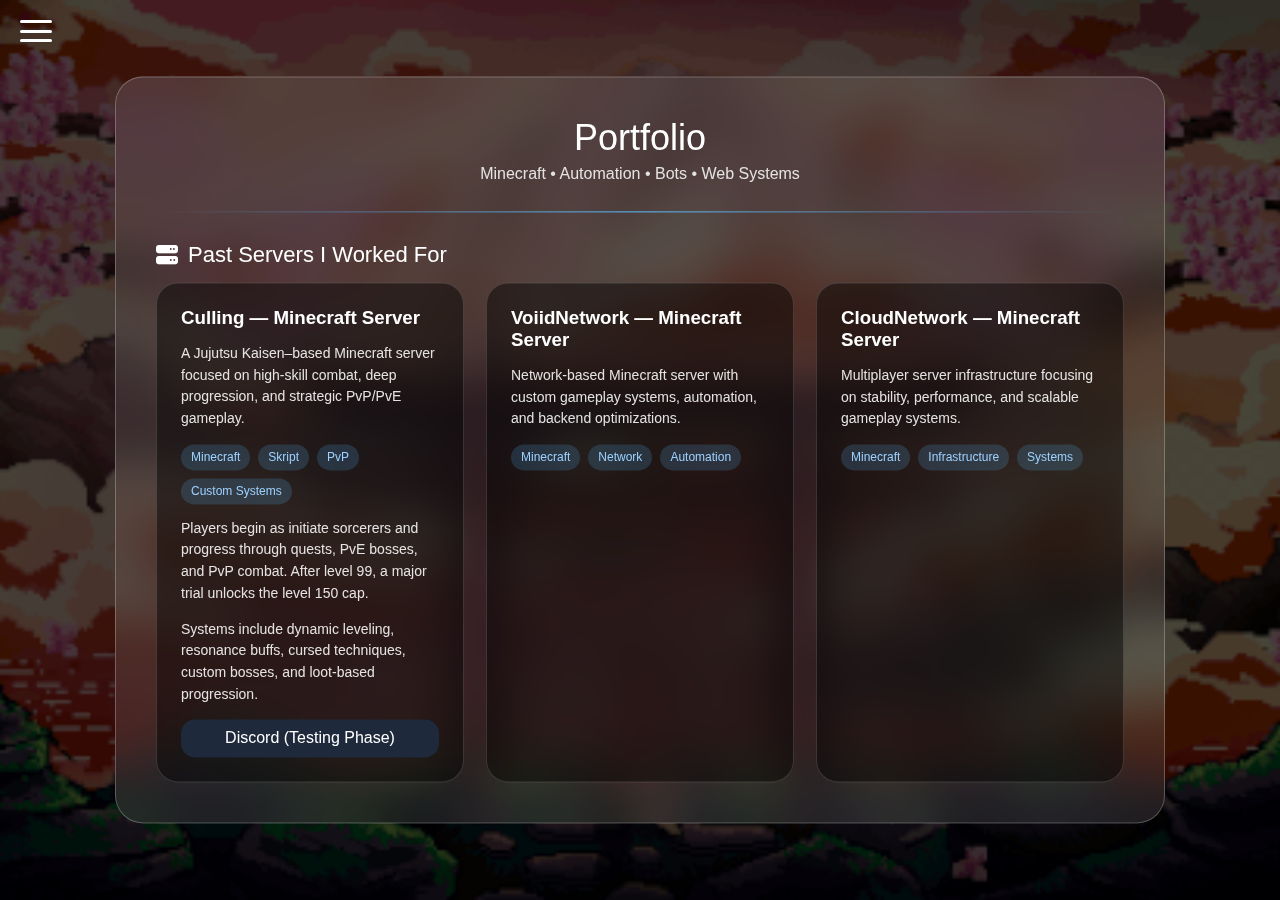
<file: portfolio/index.html>
<!DOCTYPE html>
<html lang="en">
<head>
<meta charset="UTF-8">
<title>Portfolio | Justanother_game</title>

<link rel="stylesheet" href="https://cdnjs.cloudflare.com/ajax/libs/font-awesome/6.5.2/css/all.min.css"/>

<style>
*{box-sizing:border-box}

body{
    margin:0;
    height:100vh;
    font-family:Arial,Helvetica,sans-serif;
    background:url("../background.gif") no-repeat center center fixed;
    background-size:cover;
    overflow:hidden;
    color:#fff
}

.overlay{position:absolute;inset:0;background:rgba(0,0,0,.72)}

.hamburger{
    position:fixed;top:20px;left:20px;
    width:32px;height:22px;
    display:flex;flex-direction:column;
    justify-content:space-between;
    cursor:pointer;z-index:3000
}
.hamburger span{height:3px;width:100%;background:#fff;border-radius:2px;transition:.3s}
.hamburger.active span:nth-child(1){transform:translateY(9px) rotate(45deg)}
.hamburger.active span:nth-child(2){opacity:0}
.hamburger.active span:nth-child(3){transform:translateY(-9px) rotate(-45deg)}

.sidebar-overlay{
    position:fixed;inset:0;
    background:rgba(0,0,0,.55);
    opacity:0;pointer-events:none;
    transition:.3s;z-index:1999
}
.sidebar-overlay.show{opacity:1;pointer-events:all}

.sidebar{
    position:fixed;top:0;left:0;
    width:270px;height:100%;
    background:linear-gradient(180deg,#060b12,#020509);
    transform:translateX(-100%);
    transition:.35s cubic-bezier(.4,0,.2,1);
    z-index:2000;padding:28px 22px
}
.sidebar.show{transform:translateX(0)}

.sidebar-profile{text-align:center;margin-bottom:28px}
.sidebar-profile img{
    width:90px;height:90px;border-radius:50%;
    border:3px solid rgba(255,255,255,.25)
}
.sidebar-profile h2{margin:14px 0 4px;font-size:20px}

.sidebar-menu{display:flex;flex-direction:column;gap:18px}
.sidebar-menu a{
    display:flex;align-items:center;gap:14px;
    color:#d6e1ff;text-decoration:none;
    font-size:15px;opacity:.9
}
.sidebar-menu a:hover{color:#5bbcff}

/* CONTENT */
.content{
    position:absolute;
    top:50%;left:50%;
    transform:translate(-50%,-50%);
    width:1050px;max-width:92vw
}

.card{
    background:rgba(255,255,255,.09);
    backdrop-filter:blur(24px);
    border:1px solid rgba(255,255,255,.25);
    border-radius:28px;
    padding:40px
}

.title{text-align:center;font-size:36px;margin-bottom:6px}
.subtitle{text-align:center;opacity:.85;margin-bottom:28px}

.section-title{
    font-size:22px;
    margin:30px 0 14px;
    display:flex;
    align-items:center;
    gap:10px
}

.divider{
    height:1px;
    background:linear-gradient(90deg,transparent,#5bbcff,transparent);
    margin:26px 0
}

.grid{
    display:grid;
    grid-template-columns:repeat(auto-fit,minmax(280px,1fr));
    gap:22px
}

.box{
    background:rgba(0,0,0,.45);
    border-radius:22px;
    padding:24px;
    border:1px solid rgba(255,255,255,.15)
}

.box h3{margin:0 0 8px}
.box p{font-size:14px;opacity:.88;line-height:1.55}

.tags{display:flex;gap:8px;flex-wrap:wrap;margin:14px 0}
.tag{
    font-size:12px;
    padding:6px 10px;
    border-radius:999px;
    background:rgba(91,188,255,.18);
    color:#9dd1ff
}

.box a{
    display:block;
    margin-top:12px;
    text-align:center;
    padding:10px;
    border-radius:14px;
    background:#1e293b;
    color:#fff;
    text-decoration:none
}
.box a:hover{background:#334155}
</style>
</head>

<body>

<div class="overlay"></div>

<div class="hamburger" id="hamburger"><span></span><span></span><span></span></div>
<div class="sidebar-overlay" id="sidebarOverlay"></div>

<div class="sidebar" id="sidebar">
    <div class="sidebar-profile">
        <img src="../pfp.png">
        <h2>Justanother_game</h2>
    </div>

    <div class="sidebar-menu">
        <a href="/Home/"><i class="fa-solid fa-house"></i> Home</a>
        <a href="/Home/portfolio/"><i class="fa-solid fa-briefcase"></i> Portfolio</a>
        <a href="#"><i class="fa-solid fa-code"></i> Skills</a>
        <a href="https://bgsi.ascyt.com"><i class="fa-solid fa-globe"></i> bgsi.gg</a>
        <a href="https://github.com/Youngblock2k"><i class="fa-brands fa-github"></i> GitHub</a>
    </div>
</div>

<div class="content">
<div class="card">

<div class="title">Portfolio</div>
<div class="subtitle">Minecraft • Automation • Bots • Web Systems</div>

<div class="divider"></div>

<div class="section-title"><i class="fa-solid fa-server"></i> Past Servers I Worked For</div>

<div class="grid">

<div class="box">
    <h3>Culling — Minecraft Server</h3>
    <p>
        A Jujutsu Kaisen–based Minecraft server focused on high-skill combat,
        deep progression, and strategic PvP/PvE gameplay.
    </p>

    <div class="tags">
        <span class="tag">Minecraft</span>
        <span class="tag">Skript</span>
        <span class="tag">PvP</span>
        <span class="tag">Custom Systems</span>
    </div>

    <p>
        Players begin as initiate sorcerers and progress through quests, PvE bosses,
        and PvP combat. After level 99, a major trial unlocks the level 150 cap.
    </p>

    <p>
        Systems include dynamic leveling, resonance buffs, cursed techniques,
        custom bosses, and loot-based progression.
    </p>

    <a href="https://discord.gg/fAxYM4ECzc">Discord (Testing Phase)</a>
</div>

<div class="box">
    <h3>VoiidNetwork — Minecraft Server</h3>
    <p>
        Network-based Minecraft server with custom gameplay systems,
        automation, and backend optimizations.
    </p>

    <div class="tags">
        <span class="tag">Minecraft</span>
        <span class="tag">Network</span>
        <span class="tag">Automation</span>
    </div>
</div>

<div class="box">
    <h3>CloudNetwork — Minecraft Server</h3>
    <p>
        Multiplayer server infrastructure focusing on stability,
        performance, and scalable gameplay systems.
    </p>

    <div class="tags">
        <span class="tag">Minecraft</span>
        <span class="tag">Infrastructure</span>
        <span class="tag">Systems</span>
    </div>
</div>

</div>

</div>
</div>

<script>
const h=document.getElementById("hamburger"),
s=document.getElementById("sidebar"),
o=document.getElementById("sidebarOverlay");
function t(){h.classList.toggle("active");s.classList.toggle("show");o.classList.toggle("show")}
h.onclick=t;o.onclick=t
</script>

</body>
</html>
</file>
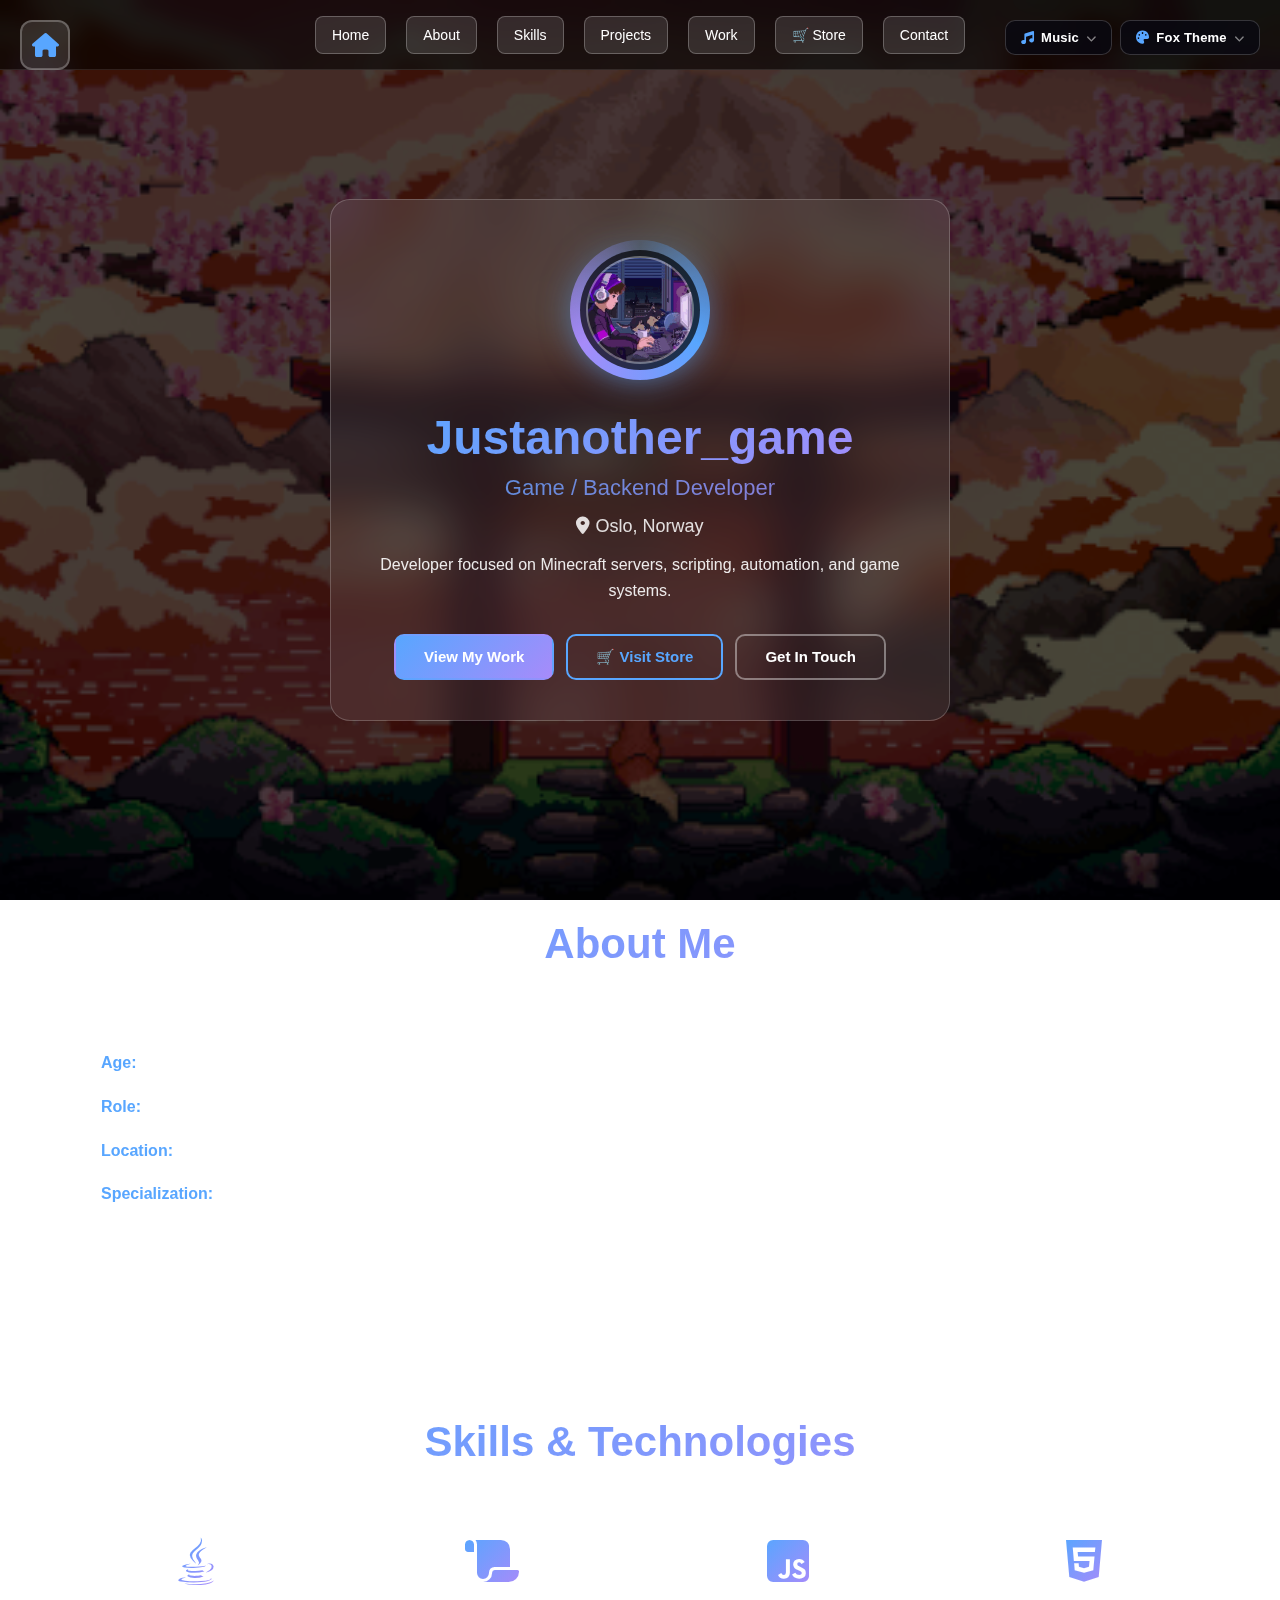
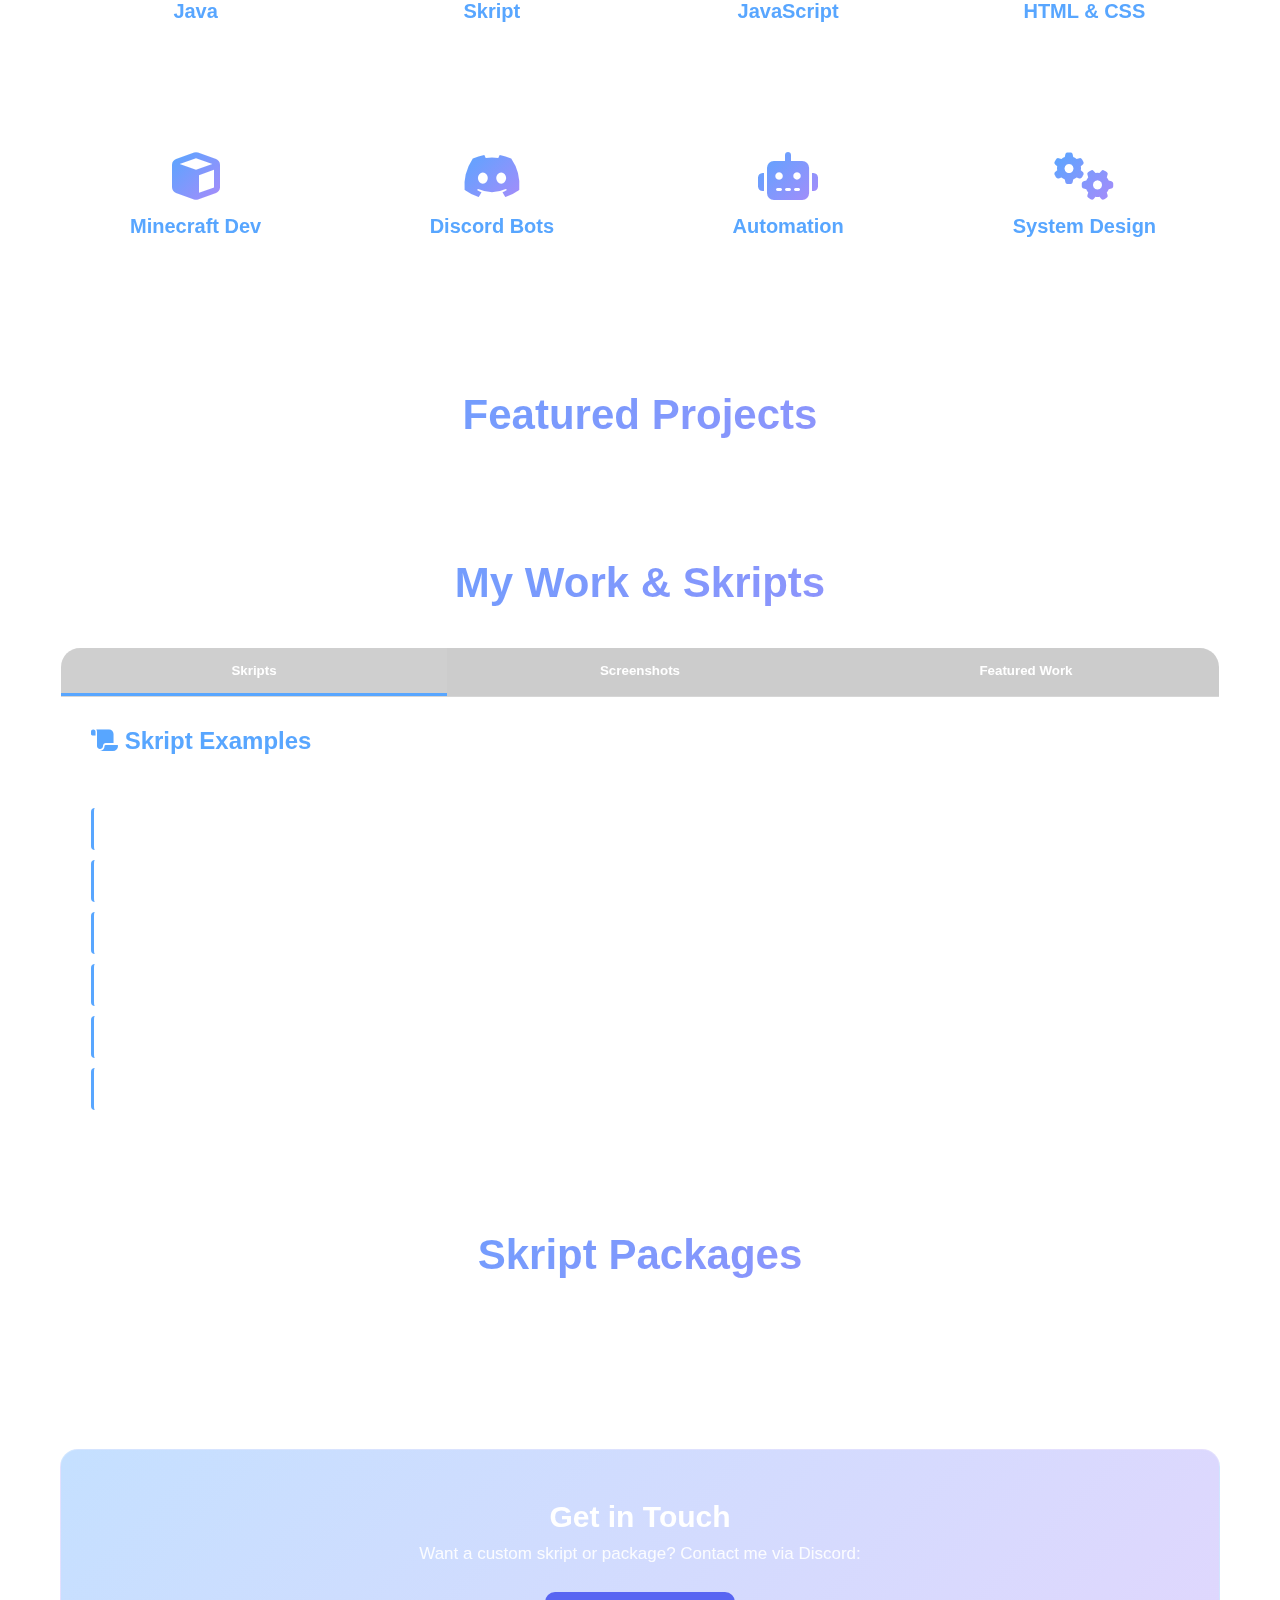
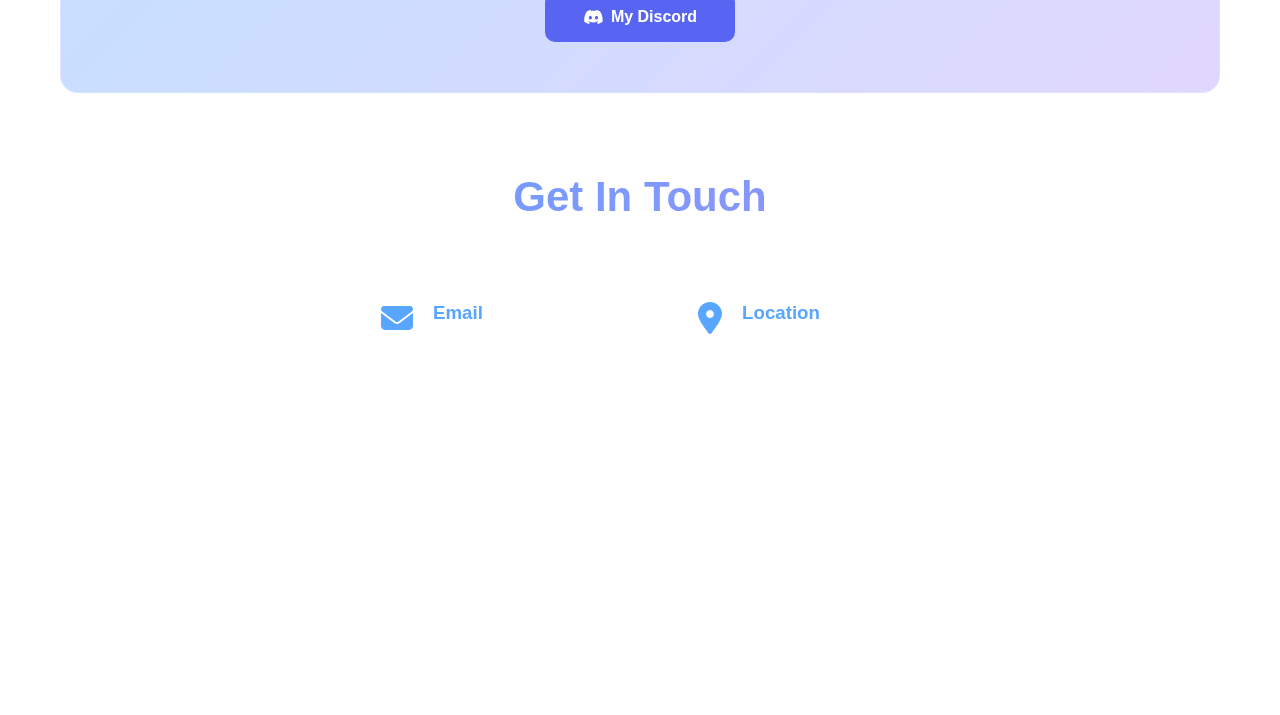
<file: Portfolio.html>
<!DOCTYPE html>
<html lang="en">
<head>
    <meta charset="UTF-8">
    <meta name="viewport" content="width=device-width, initial-scale=1.0">
    <title>Portfolio | Justanother_game</title>
    <link rel="stylesheet" href="https://cdnjs.cloudflare.com/ajax/libs/font-awesome/6.5.2/css/all.min.css"/>
    <link rel="stylesheet" type="text/css" href="style.css">
</head>
<body>
    <div class="overlay"></div>

    <!-- Logo/Home Button Top Left -->
    <div class="logo-container">
        <a href="#home" class="logo-btn" title="Back to Home">
            <i class="fas fa-home"></i>
        </a>
    </div>

    <!-- Top Right Controls -->
    <div class="top-right-controls">

        <!-- Music Player -->
        <div class="music-container">
            <button class="music-toggle-btn" id="musicToggleBtn" title="Music Player">
                <i class="fas fa-music"></i>
                <span id="musicLabel">Music</span>
                <i class="fas fa-chevron-down"></i>
            </button>
            <div class="music-dropdown" id="musicDropdown">

                <!-- Now Playing -->
                <div class="music-now-playing">
                    <div class="music-icon-wrap"><i class="fas fa-music"></i></div>
                    <div class="music-info">
                        <span class="music-track-name" id="musicTrackName">No track loaded</span>
                        <span class="music-track-status" id="musicTrackStatus">Stopped</span>
                    </div>
                </div>

                <!-- Controls row: prev | play/pause | next -->
                <div class="music-controls-row">
                    <button class="music-ctrl-btn" id="musicPrev"><i class="fas fa-step-backward"></i></button>
                    <button class="music-ctrl-btn music-ctrl-play" id="musicPlay"><i class="fas fa-play"></i></button>
                    <button class="music-ctrl-btn" id="musicNext"><i class="fas fa-step-forward"></i></button>
                </div>

                <!-- Volume row -->
                <div class="music-vol-row">
                    <i class="fas fa-volume-down music-vol-icon"></i>
                    <input type="range" id="musicVolume" class="music-vol-slider" min="0" max="100" value="60">
                    <i class="fas fa-volume-up music-vol-icon"></i>
                </div>

                <!-- Playlist — same style as theme options -->
                <div class="music-playlist-list" id="musicPlaylist">
                    <!-- injected by JS -->
                </div>

            </div>
        </div>

        <!-- Theme Switcher -->
        <div class="theme-switcher-container">
            <button class="theme-toggle-btn" id="themeToggleBtn" title="Change Theme">
                <i class="fas fa-palette"></i>
                <span id="themeLabel">Fox Theme</span>
                <i class="fas fa-chevron-down"></i>
            </button>
            <div class="theme-dropdown" id="themeDropdown">
                <!-- injected by JS -->
            </div>
        </div>

    </div>

    <!-- Navigation -->
    <nav class="navbar">
        <a href="#home">Home</a>
        <a href="#about">About</a>
        <a href="#skills">Skills</a>
        <a href="#projects">Projects</a>
        <a href="#work">Work</a>
        <a href="#store">🛒 Store</a>
        <a href="#contact">Contact</a>
    </nav>

    <div class="container">

        <!-- Home Section -->
        <section id="home" class="section hero-section">
            <div class="card hero-card">
                <div class="avatar-container">
                    <div class="avatar-wrap"></div>
                </div>
                <h1 class="title" id="name">Justanother_game</h1>
                <p class="subtitle role" id="role">Game / Backend Developer</p>
                <p class="subtitle location"><i class="fas fa-map-marker-alt"></i> <span id="location">Oslo, Norway</span></p>
                <p class="bio" id="bio">Developer focused on Minecraft servers, scripting, automation, and game systems.</p>
                <div class="cta-buttons">
                    <a href="#projects" class="btn btn-primary">View My Work</a>
                    <a href="#store" class="btn btn-store">🛒 Visit Store</a>
                    <a href="#contact" class="btn btn-secondary">Get In Touch</a>
                </div>
            </div>
        </section>

        <!-- About Section -->
        <section id="about" class="section">
            <h2>About Me</h2>
            <div class="card">
                <div class="about-content">
                    <p><strong>Age:</strong> 17 years old</p>
                    <p><strong>Role:</strong> Game Developer & Backend Engineer</p>
                    <p><strong>Location:</strong> Oslo, Norway</p>
                    <p><strong>Specialization:</strong> Minecraft server development, automation systems, and Discord bot creation</p>
                    <p>I'm passionate about building immersive gaming experiences and robust backend systems. With experience in multiple programming languages and frameworks, I focus on creating scalable solutions for complex game mechanics and server infrastructure.</p>
                </div>
            </div>
        </section>

        <!-- Skills Section -->
        <section id="skills" class="section">
            <h2>Skills & Technologies</h2>
            <div class="skills-grid">
                <div class="skill-item">
                    <i class="fab fa-java"></i>
                    <h3>Java</h3>
                    <p>Server development & Minecraft plugins</p>
                </div>
                <div class="skill-item">
                    <i class="fas fa-scroll"></i>
                    <h3>Skript</h3>
                    <p>Custom game mechanics & systems</p>
                </div>
                <div class="skill-item">
                    <i class="fab fa-js-square"></i>
                    <h3>JavaScript</h3>
                    <p>Web development & automation</p>
                </div>
                <div class="skill-item">
                    <i class="fab fa-html5"></i>
                    <h3>HTML & CSS</h3>
                    <p>Web design & UI/UX</p>
                </div>
                <div class="skill-item">
                    <i class="fas fa-cube"></i>
                    <h3>Minecraft Dev</h3>
                    <p>Server networks & custom content</p>
                </div>
                <div class="skill-item">
                    <i class="fab fa-discord"></i>
                    <h3>Discord Bots</h3>
                    <p>Automation & moderation tools</p>
                </div>
                <div class="skill-item">
                    <i class="fas fa-robot"></i>
                    <h3>Automation</h3>
                    <p>Scripts & system integration</p>
                </div>
                <div class="skill-item">
                    <i class="fas fa-cogs"></i>
                    <h3>System Design</h3>
                    <p>Architecture & optimization</p>
                </div>
            </div>
        </section>

        <!-- Projects Section -->
        <section id="projects" class="section">
            <h2>Featured Projects</h2>
            <div class="projects-grid" id="projectsContainer">
                <!-- populated by JS -->
            </div>
        </section>

        <!-- Work Section -->
        <section id="work" class="section">
            <h2>My Work & Skripts</h2>
            <div class="work-content">
                <div class="work-tabs">
                    <button class="work-tab-btn active" data-tab="skripts">Skripts</button>
                    <button class="work-tab-btn" data-tab="screenshots">Screenshots</button>
                    <button class="work-tab-btn" data-tab="videos">Featured Work</button>
                </div>
                <div class="work-panels">
                    <div class="work-panel active" id="skripts-panel">
                        <div class="card">
                            <h3><i class="fas fa-scroll"></i> Skript Examples</h3>
                            <p>Specialized in creating custom Minecraft game mechanics and systems using Skript:</p>
                            <ul class="work-list">
                                <li>Game Event Systems</li>
                                <li>Custom Progression & Leveling</li>
                                <li>Advanced PvP Mechanics</li>
                                <li>Economy & Shop Systems</li>
                                <li>Player Data Management</li>
                                <li>Event Triggers & Automation</li>
                            </ul>
                        </div>
                    </div>
                    <div class="work-panel" id="screenshots-panel">
                        <div class="card">
                            <h3><i class="fas fa-images"></i> Project Screenshots</h3>
                            <p>Visual showcase of server builds and custom systems:</p>
                            <div class="placeholder-grid">
                                <div class="placeholder-item"><i class="fas fa-image"></i><p>Culling Server Showcase</p></div>
                                <div class="placeholder-item"><i class="fas fa-image"></i><p>Dirtbox Network</p></div>
                                <div class="placeholder-item"><i class="fas fa-image"></i><p>Custom Game Modes</p></div>
                                <div class="placeholder-item"><i class="fas fa-image"></i><p>Game UI Design</p></div>
                            </div>
                        </div>
                    </div>
                    <div class="work-panel" id="videos-panel">
                        <div class="card">
                            <h3><i class="fas fa-video"></i> Featured Work</h3>
                            <p>Highlights of major projects and custom systems:</p>
                            <div class="featured-work">
                                <div class="work-item">
                                    <i class="fas fa-play-circle"></i>
                                    <h4>Server Mechanics Demo</h4>
                                    <p>Custom game systems in action</p>
                                </div>
                                <div class="work-item">
                                    <i class="fas fa-play-circle"></i>
                                    <h4>PvP Gameplay</h4>
                                    <p>Advanced combat systems</p>
                                </div>
                                <div class="work-item">
                                    <i class="fas fa-play-circle"></i>
                                    <h4>Network Overview</h4>
                                    <p>Multi-server infrastructure</p>
                                </div>
                            </div>
                        </div>
                    </div>
                </div>
            </div>
        </section>

        <!-- Store Section -->
        <section id="store" class="section">
            <h2>Skript Packages</h2>
            <p class="store-intro">Professional Skript packages for every server size — from small testing environments to full custom gamemodes.</p>
            <div class="store-packages" id="storePackages">
                <!-- populated by JS -->
            </div>
            <div class="store-contact-banner">
                <h3>Get in Touch</h3>
                <p>Want a custom skript or package? Contact me via Discord:</p>
                <a href="https://discord.com/users/justanother_game" target="_blank" class="btn btn-discord">
                    <i class="fab fa-discord"></i> My Discord
                </a>
            </div>
        </section>

        <!-- Contact Section -->
        <section id="contact" class="section">
            <h2>Get In Touch</h2>
            <div class="card contact-card">
                <div class="contact-content">
                    <div class="contact-item">
                        <i class="fas fa-envelope"></i>
                        <div>
                            <h3>Email</h3>
                            <a href="mailto:just_anothergame04@gmail.com">just_anothergame04@gmail.com</a>
                        </div>
                    </div>
                    <div class="contact-item">
                        <i class="fas fa-map-marker-alt"></i>
                        <div>
                            <h3>Location</h3>
                            <p>Oslo, Norway</p>
                        </div>
                    </div>
                </div>
                <div class="contact-form">
                    <p>Feel free to reach out for project collaborations or if you have any questions!</p>
                </div>
            </div>
        </section>

        <!-- Footer -->
        <footer class="footer">
            <p>&copy; 2026 Justanother_game. All rights reserved.</p>
        </footer>

    </div>

    <script src="config.js"></script>
    <script src="script.js"></script>
</body>
</html>
</file>
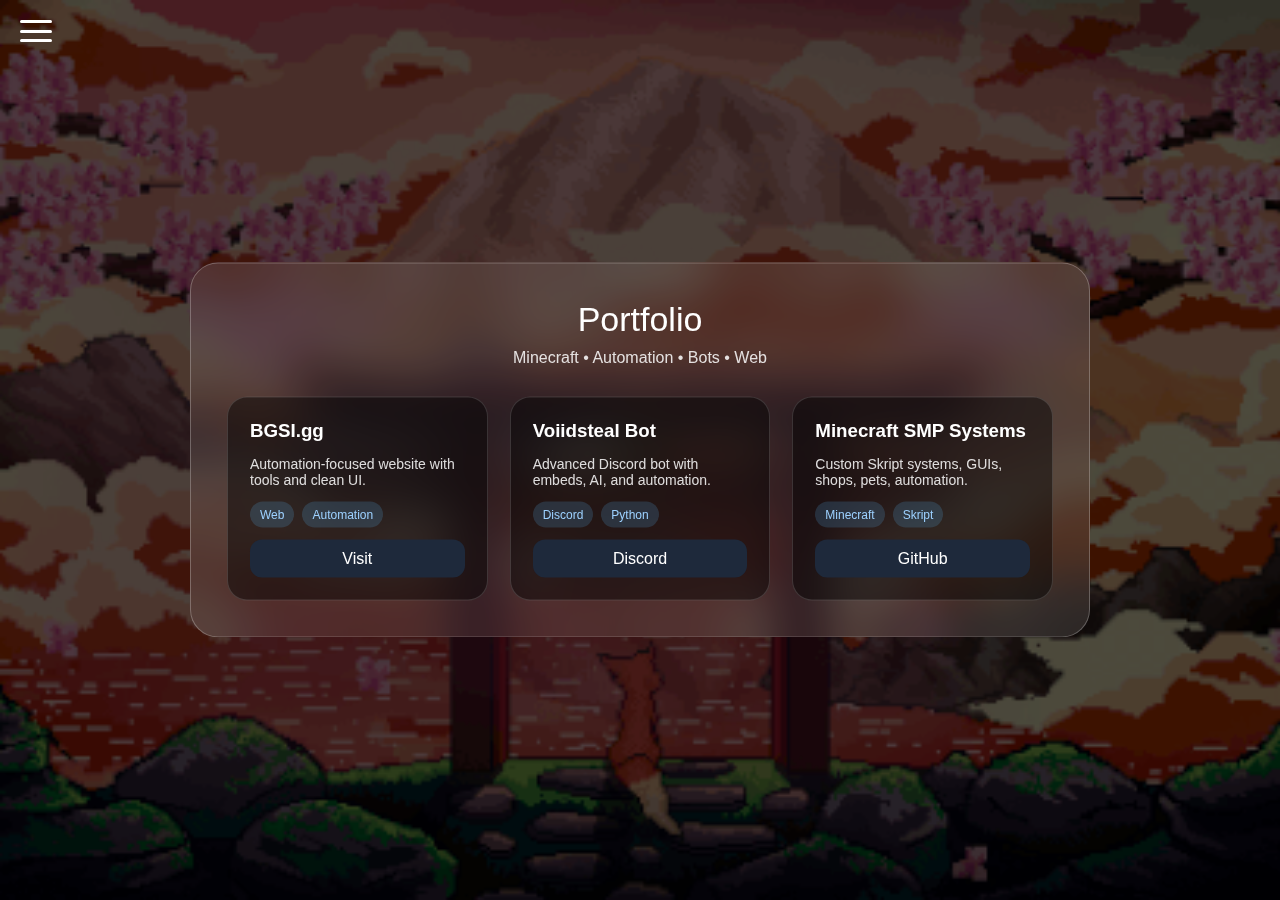
<file: portfolio/portfolio.html>
<!DOCTYPE html>
<html lang="en">
<head>
<meta charset="UTF-8">
<title>Portfolio | Justanother_game</title>

<link rel="stylesheet" href="https://cdnjs.cloudflare.com/ajax/libs/font-awesome/6.5.2/css/all.min.css"/>

<style>
*{box-sizing:border-box}

body{
    margin:0;
    height:100vh;
    font-family:Arial,Helvetica,sans-serif;
    background:url("../background.gif") no-repeat center center fixed;
    background-size:cover;
    overflow:hidden;
    color:#fff
}

.overlay{position:absolute;inset:0;background:rgba(0,0,0,.7)}

.hamburger{
    position:fixed;
    top:20px;
    left:20px;
    width:32px;
    height:22px;
    display:flex;
    flex-direction:column;
    justify-content:space-between;
    cursor:pointer;
    z-index:3000
}

.hamburger span{
    height:3px;
    width:100%;
    background:#fff;
    border-radius:2px;
    transition:.3s
}

.hamburger.active span:nth-child(1){transform:translateY(9px) rotate(45deg)}
.hamburger.active span:nth-child(2){opacity:0}
.hamburger.active span:nth-child(3){transform:translateY(-9px) rotate(-45deg)}

.sidebar-overlay{
    position:fixed;
    inset:0;
    background:rgba(0,0,0,.55);
    opacity:0;
    pointer-events:none;
    transition:.3s;
    z-index:1999
}

.sidebar-overlay.show{opacity:1;pointer-events:all}

.sidebar{
    position:fixed;
    top:0;
    left:0;
    width:270px;
    height:100%;
    background:linear-gradient(180deg,#060b12,#020509);
    transform:translateX(-100%);
    transition:.35s cubic-bezier(.4,0,.2,1);
    z-index:2000;
    padding:28px 22px
}

.sidebar.show{transform:translateX(0)}

.sidebar-profile{text-align:center;margin-bottom:28px}
.sidebar-profile img{
    width:90px;height:90px;border-radius:50%;
    border:3px solid rgba(255,255,255,.25)
}
.sidebar-profile h2{margin:14px 0 4px;font-size:20px}

.sidebar-menu{display:flex;flex-direction:column;gap:18px}
.sidebar-menu a{
    display:flex;
    align-items:center;
    gap:14px;
    color:#d6e1ff;
    text-decoration:none;
    font-size:15px;
    opacity:.9
}
.sidebar-menu a:hover{color:#5bbcff}

/* ===== PORTFOLIO CONTENT ===== */

.content{
    position:absolute;
    top:50%;
    left:50%;
    transform:translate(-50%,-50%);
    width:900px;
    max-width:90vw
}

.card{
    background:rgba(255,255,255,.09);
    backdrop-filter:blur(24px);
    border:1px solid rgba(255,255,255,.25);
    border-radius:28px;
    padding:36px
}

.title{
    text-align:center;
    font-size:34px;
    margin-bottom:10px
}

.subtitle{
    text-align:center;
    opacity:.85;
    margin-bottom:30px
}

.grid{
    display:grid;
    grid-template-columns:repeat(auto-fit,minmax(240px,1fr));
    gap:22px
}

.project{
    background:rgba(0,0,0,.45);
    border-radius:20px;
    padding:22px;
    border:1px solid rgba(255,255,255,.15)
}

.project h3{margin:0 0 8px}
.project p{font-size:14px;opacity:.85}

.tags{display:flex;gap:8px;flex-wrap:wrap;margin:12px 0}
.tag{
    font-size:12px;
    padding:6px 10px;
    border-radius:999px;
    background:rgba(91,188,255,.18);
    color:#9dd1ff
}

.project a{
    display:block;
    margin-top:10px;
    text-align:center;
    padding:10px;
    border-radius:12px;
    background:#1e293b;
    color:#fff;
    text-decoration:none
}
.project a:hover{background:#334155}
</style>
</head>

<body>

<div class="overlay"></div>

<div class="hamburger" id="hamburger">
    <span></span><span></span><span></span>
</div>

<div class="sidebar-overlay" id="sidebarOverlay"></div>

<div class="sidebar" id="sidebar">
    <div class="sidebar-profile">
        <img src="../pfp.png">
        <h2>Justanother_game</h2>
    </div>

    <div class="sidebar-menu">
        <a href="/Home/"><i class="fa-solid fa-house"></i> Home</a>
        <a href="/Home/portfolio/"><i class="fa-solid fa-briefcase"></i> Portfolio</a>
        <a href="#"><i class="fa-solid fa-code"></i> Skills</a>
        <a href="https://bgsi.ascyt.com"><i class="fa-solid fa-globe"></i> bgsi.gg</a>
        <a href="https://discord.gg/kwUTdAPevF"><i class="fa-brands fa-discord"></i> Discord</a>
        <a href="https://github.com/Youngblock2k"><i class="fa-brands fa-github"></i> GitHub</a>
    </div>
</div>

<div class="content">
<div class="card">

    <div class="title">Portfolio</div>
    <div class="subtitle">Minecraft • Automation • Bots • Web</div>

    <div class="grid">

        <div class="project">
            <h3>BGSI.gg</h3>
            <p>Automation-focused website with tools and clean UI.</p>
            <div class="tags">
                <span class="tag">Web</span>
                <span class="tag">Automation</span>
            </div>
            <a href="https://bgsi.ascyt.com">Visit</a>
        </div>

        <div class="project">
            <h3>Voiidsteal Bot</h3>
            <p>Advanced Discord bot with embeds, AI, and automation.</p>
            <div class="tags">
                <span class="tag">Discord</span>
                <span class="tag">Python</span>
            </div>
            <a href="https://discord.gg/kwUTdAPevF">Discord</a>
        </div>

        <div class="project">
            <h3>Minecraft SMP Systems</h3>
            <p>Custom Skript systems, GUIs, shops, pets, automation.</p>
            <div class="tags">
                <span class="tag">Minecraft</span>
                <span class="tag">Skript</span>
            </div>
            <a href="https://github.com/Youngblock2k">GitHub</a>
        </div>

    </div>
</div>
</div>

<script>
const h=document.getElementById("hamburger"),
s=document.getElementById("sidebar"),
o=document.getElementById("sidebarOverlay");
function t(){h.classList.toggle("active");s.classList.toggle("show");o.classList.toggle("show")}
h.onclick=t;o.onclick=t
</script>

</body>
</html>
</file>
<file: style.css>
/* ===== CSS CUSTOM PROPERTIES (set by theme engine in script.js) ===== */
:root {
    --accent:  #58a6ff;   /* original blue */
    --accent2: #a78bfa;   /* original purple */
}

/* ===== GLOBAL STYLES ===== */
* {
    box-sizing: border-box;
    margin: 0;
    padding: 0;
}

html {
    scroll-behavior: smooth;
}

body {
    font-family: 'Segoe UI', Tahoma, Geneva, Verdana, sans-serif;
    color: #fff;
    background: url("background.gif") no-repeat center center fixed;
    background-size: cover;
    background-attachment: fixed;
    margin: 0;
    transition: background-image 0.6s ease;
}

.overlay {
    position: fixed;
    top: 0; left: 0; right: 0; bottom: 0;
    background: rgba(0, 0, 0, 0.72);
    z-index: 1;
    transition: background 0.6s ease;
}

.container {
    position: relative;
    z-index: 2;
    max-width: 1200px;
    margin: 0 auto;
    padding: 80px 20px 40px;
}

/* ===== LOGO BUTTON ===== */
.logo-container {
    position: fixed;
    top: 20px;
    left: 20px;
    z-index: 101;
}

.logo-btn {
    display: flex;
    align-items: center;
    justify-content: center;
    width: 50px;
    height: 50px;
    background: rgba(255,255,255,0.12);
    border: 2px solid rgba(255,255,255,0.25);
    border-radius: 12px;
    color: var(--accent);
    font-size: 24px;
    text-decoration: none;
    transition: all 0.3s ease;
}

.logo-btn:hover {
    background: rgba(255,255,255,0.2);
    border-color: var(--accent);
    transform: scale(1.1);
}


/* ===== TOP RIGHT CONTROLS ===== */
.top-right-controls {
    position: fixed;
    top: 20px;
    right: 20px;
    z-index: 102;
    display: flex;
    gap: 8px;
    align-items: flex-start;
}

/* Shared toggle button style for both Music and Theme */
.music-toggle-btn,
.theme-toggle-btn {
    display: flex;
    align-items: center;
    gap: 7px;
    padding: 9px 15px;
    background: rgba(8, 8, 18, 0.75);
    border: 1px solid rgba(255,255,255,0.18);
    border-radius: 10px;
    color: #fff;
    font-size: 13px;
    font-weight: 600;
    cursor: pointer;
    transition: all 0.25s ease;
    backdrop-filter: blur(14px);
    white-space: nowrap;
    letter-spacing: 0.2px;
}

.music-toggle-btn:hover,
.theme-toggle-btn:hover {
    border-color: var(--accent);
    background: rgba(8, 8, 18, 0.9);
    box-shadow: 0 0 12px rgba(88,166,255,0.15);
}

.music-toggle-btn .fa-music  { color: var(--accent); }
.theme-toggle-btn .fa-palette { color: var(--accent); }

.music-toggle-btn .fa-chevron-down,
.theme-toggle-btn .fa-chevron-down {
    font-size: 10px;
    opacity: 0.5;
    transition: transform 0.2s ease;
}

/* Rotate chevron when open */
.music-container.open .fa-chevron-down,
.theme-switcher-container.open .fa-chevron-down {
    transform: rotate(180deg);
}

/* ── Shared dropdown panel style ── */
.music-container,
.theme-switcher-container {
    position: relative;
}

.music-dropdown,
.theme-dropdown {
    position: absolute;
    top: calc(100% + 6px);
    right: 0;
    min-width: 210px;
    background: rgba(8, 8, 20, 0.96);
    border: 1px solid rgba(255,255,255,0.12);
    border-radius: 12px;
    overflow: hidden;
    display: none;
    flex-direction: column;
    backdrop-filter: blur(24px);
    box-shadow: 0 12px 40px rgba(0,0,0,0.65), 0 0 0 1px rgba(255,255,255,0.04);
    animation: dropIn 0.18s ease;
}

@keyframes dropIn {
    from { opacity: 0; transform: translateY(-6px); }
    to   { opacity: 1; transform: translateY(0); }
}

.music-dropdown.open,
.theme-dropdown.open { display: flex; }

/* ── Dropdown section label ── */
.dropdown-label {
    padding: 10px 16px 6px;
    font-size: 10px;
    font-weight: 700;
    letter-spacing: 1px;
    text-transform: uppercase;
    color: rgba(255,255,255,0.3);
    border-bottom: 1px solid rgba(255,255,255,0.06);
}

/* ── MUSIC: now playing ── */
.music-now-playing {
    display: flex;
    align-items: center;
    gap: 10px;
    padding: 12px 16px;
    border-bottom: 1px solid rgba(255,255,255,0.07);
    background: rgba(255,255,255,0.03);
}

.music-disc {
    width: 36px;
    height: 36px;
    border-radius: 50%;
    background: linear-gradient(135deg, var(--accent), var(--accent2));
    display: flex;
    align-items: center;
    justify-content: center;
    font-size: 14px;
    flex-shrink: 0;
    box-shadow: 0 0 10px rgba(88,166,255,0.3);
    animation: none;
}

.music-disc.spinning {
    animation: spinDisc 3s linear infinite;
}

@keyframes spinDisc {
    from { transform: rotate(0deg); }
    to   { transform: rotate(360deg); }
}

.music-info {
    flex: 1;
    overflow: hidden;
    display: flex;
    flex-direction: column;
    gap: 2px;
}

.music-track-name {
    font-size: 13px;
    font-weight: 600;
    color: #fff;
    white-space: nowrap;
    overflow: hidden;
    text-overflow: ellipsis;
}

.music-track-status {
    font-size: 10px;
    color: var(--accent);
    letter-spacing: 0.3px;
}

/* ── MUSIC: controls ── */
.music-controls-row {
    display: flex;
    justify-content: center;
    align-items: center;
    gap: 8px;
    padding: 10px 16px;
    border-bottom: 1px solid rgba(255,255,255,0.07);
}

.music-ctrl-btn {
    background: rgba(255,255,255,0.07);
    border: 1px solid rgba(255,255,255,0.1);
    border-radius: 50%;
    color: rgba(255,255,255,0.7);
    width: 32px;
    height: 32px;
    display: flex;
    align-items: center;
    justify-content: center;
    cursor: pointer;
    font-size: 12px;
    transition: all 0.2s ease;
}

.music-ctrl-btn:hover {
    background: rgba(255,255,255,0.13);
    border-color: var(--accent);
    color: var(--accent);
    transform: scale(1.08);
}

.music-ctrl-play {
    width: 40px;
    height: 40px;
    font-size: 14px;
    background: linear-gradient(135deg, var(--accent), var(--accent2));
    border-color: transparent;
    color: #fff;
    box-shadow: 0 4px 12px rgba(88,166,255,0.3);
}

.music-ctrl-play:hover {
    opacity: 0.88;
    border-color: transparent;
    color: #fff;
    transform: scale(1.1);
}

/* ── MUSIC: volume ── */
.music-vol-row {
    display: flex;
    align-items: center;
    gap: 8px;
    padding: 8px 16px 10px;
    border-bottom: 1px solid rgba(255,255,255,0.07);
}

.music-vol-icon {
    font-size: 11px;
    color: rgba(255,255,255,0.3);
    width: 12px;
}

.music-vol-slider {
    flex: 1;
    -webkit-appearance: none;
    height: 3px;
    border-radius: 3px;
    background: rgba(255,255,255,0.12);
    outline: none;
    cursor: pointer;
}

.music-vol-slider::-webkit-slider-thumb {
    -webkit-appearance: none;
    width: 12px;
    height: 12px;
    border-radius: 50%;
    background: var(--accent);
    cursor: pointer;
    box-shadow: 0 0 6px rgba(88,166,255,0.5);
}

/* ── MUSIC & THEME: shared list item ── */
.music-playlist-list,
.theme-dropdown {
    max-height: 220px;
    overflow-y: auto;
}

.music-playlist-list::-webkit-scrollbar,
.theme-dropdown::-webkit-scrollbar { width: 3px; }

.music-playlist-list::-webkit-scrollbar-thumb,
.theme-dropdown::-webkit-scrollbar-thumb {
    background: rgba(255,255,255,0.12);
    border-radius: 3px;
}

.playlist-item,
.theme-option {
    display: flex;
    align-items: center;
    gap: 10px;
    padding: 10px 16px;
    background: transparent;
    border: none;
    color: rgba(255,255,255,0.75);
    font-size: 13px;
    font-weight: 500;
    cursor: pointer;
    transition: background 0.15s ease, color 0.15s ease;
    text-align: left;
    width: 100%;
    white-space: nowrap;
}

.playlist-item:hover,
.theme-option:hover {
    background: rgba(255,255,255,0.07);
    color: #fff;
}

.playlist-item.playing,
.theme-option.active {
    background: rgba(88,166,255,0.1);
    color: var(--accent);
    font-weight: 700;
}

.playlist-num,
.theme-icon {
    font-size: 12px;
    opacity: 0.45;
    min-width: 18px;
}

.playlist-item.playing .playlist-num { opacity: 1; }

.music-empty {
    padding: 12px 16px;
    font-size: 12px;
    color: rgba(255,255,255,0.25);
    font-style: italic;
}

/* ===== NAVBAR ===== */
.navbar {
    position: fixed;
    top: 0; left: 0; right: 0;
    height: 70px;
    background: rgba(0, 0, 0, 0.6);
    backdrop-filter: blur(10px);
    display: flex;
    justify-content: center;
    align-items: center;
    gap: 20px;
    z-index: 100;
    border-bottom: 1px solid rgba(255, 255, 255, 0.1);
}

.navbar a {
    text-decoration: none;
    color: white;
    padding: 10px 16px;
    border-radius: 8px;
    background: rgba(255,255,255,0.12);
    border: 1px solid rgba(255,255,255,0.25);
    transition: all 0.3s ease;
    font-weight: 500;
    font-size: 14px;
}

.navbar a:hover {
    background: rgba(255,255,255,0.2);
    border-color: var(--accent);
    transform: translateY(-2px);
    color: var(--accent);
}

/* Active nav link — color set per-section by JS */
.navbar a.nav-active {
    font-weight: 700;
    transform: translateY(-2px);
    background: rgba(255,255,255,0.08);
}

/* Store nav button — same gray as other nav buttons */
.navbar .nav-store-btn {
    background: rgba(255,255,255,0.12);
    border: 1px solid rgba(255,255,255,0.25);
    color: white;
    font-weight: 600;
}

.navbar .nav-store-btn:hover {
    background: rgba(255,255,255,0.2);
    border-color: var(--accent);
    color: var(--accent);
    transform: translateY(-2px);
}

/* ===== SECTIONS ===== */
.section {
    margin-bottom: 80px;
    animation: fadeIn 0.8s ease-in;
}

@keyframes fadeIn {
    from { opacity: 0; transform: translateY(20px); }
    to   { opacity: 1; transform: translateY(0); }
}

.section h2 {
    font-size: 42px;
    margin-bottom: 40px;
    text-align: center;
    background: linear-gradient(135deg, var(--accent), var(--accent2));
    -webkit-background-clip: text;
    -webkit-text-fill-color: transparent;
    background-clip: text;
}

/* ===== CARD STYLES ===== */
.card {
    background: rgba(255,255,255,0.08);
    backdrop-filter: blur(24px);
    border-radius: 20px;
    padding: 40px;
    border: 1px solid rgba(255,255,255,0.2);
    transition: all 0.3s ease;
}

.card:hover {
    background: rgba(255,255,255,0.12);
    border-color: rgba(255,255,255,0.3);
    transform: translateY(-5px);
}

/* ===== HERO SECTION ===== */
.hero-section {
    display: flex;
    align-items: center;
    justify-content: center;
    min-height: calc(100vh - 140px);
}

.hero-card {
    max-width: 620px;
    text-align: center;
}

/* ===== AVATAR ===== */
.avatar-container {
    position: relative;
    width: 140px;
    height: 140px;
    margin: 0 auto 30px;
    border-radius: 50%;
}

.avatar-container::before {
    content: '';
    position: absolute;
    inset: 0;
    border-radius: 50%;
    background: conic-gradient(
        from 0deg,
        rgba(88,166,255,0.15),
        var(--accent),
        var(--accent2),
        rgba(88,166,255,0.15)
    );
    filter: drop-shadow(0 0 15px rgba(88,166,255,0.6));
    animation: spin 8s linear infinite;
}

.avatar-container::after {
    content: '';
    position: absolute;
    inset: 10px;
    border-radius: 50%;
    background: rgba(0,0,0,0.7);
    z-index: 1;
}

.avatar-wrap {
    position: absolute;
    inset: 16px;
    border-radius: 50%;
    background: url("pfp.png") center/cover no-repeat;
    border: 2px solid rgba(255,255,255,0.35);
    z-index: 2;
}

@keyframes spin { to { transform: rotate(360deg); } }

/* ===== TYPOGRAPHY ===== */
.title {
    font-size: 48px;
    font-weight: 700;
    margin-bottom: 10px;
    background: linear-gradient(135deg, var(--accent), var(--accent2));
    -webkit-background-clip: text;
    -webkit-text-fill-color: transparent;
    background-clip: text;
}

.subtitle {
    font-size: 18px;
    opacity: 0.85;
    margin-bottom: 15px;
    font-weight: 300;
}

.role {
    font-size: 22px;
    font-weight: 500;
    background: linear-gradient(135deg, var(--accent), var(--accent2));
    -webkit-background-clip: text;
    -webkit-text-fill-color: transparent;
    background-clip: text;
}

.bio {
    font-size: 16px;
    line-height: 1.6;
    opacity: 0.9;
    margin-bottom: 30px;
}

/* ===== BUTTONS ===== */
.cta-buttons {
    display: flex;
    gap: 12px;
    justify-content: center;
    flex-wrap: wrap;
    margin-top: 30px;
}

.btn {
    padding: 12px 28px;
    border-radius: 10px;
    text-decoration: none;
    font-weight: 600;
    border: 2px solid transparent;
    transition: all 0.3s ease;
    cursor: pointer;
    font-size: 15px;
    display: inline-flex;
    align-items: center;
    gap: 8px;
}

.btn-primary {
    background: linear-gradient(135deg, var(--accent), var(--accent2));
    color: white;
}

.btn-primary:hover {
    transform: translateY(-3px);
    box-shadow: 0 10px 30px rgba(255,123,47,0.35);
}

.btn-store {
    background: transparent;
    color: var(--accent);
    border: 2px solid var(--accent);
}

.btn-store:hover {
    background: var(--accent);
    color: #fff;
    transform: translateY(-3px);
    box-shadow: 0 10px 25px rgba(255,123,47,0.3);
}

.btn-secondary {
    background: transparent;
    color: white;
    border: 2px solid rgba(255,255,255,0.4);
}

.btn-secondary:hover {
    background: rgba(255,255,255,0.1);
    border-color: rgba(255,255,255,0.8);
    transform: translateY(-3px);
}

.btn-discord {
    background: #5865F2;
    color: #fff;
    border-color: transparent;
    font-size: 16px;
    padding: 14px 36px;
}

.btn-discord:hover {
    background: #4752c4;
    transform: translateY(-3px);
    box-shadow: 0 8px 24px rgba(88,101,242,0.45);
}

/* ===== ABOUT SECTION ===== */
.about-content {
    line-height: 1.8;
    font-size: 16px;
}

.about-content p { margin-bottom: 15px; }

.about-content strong { color: var(--accent); }

/* ===== SKILLS SECTION ===== */
.skills-grid {
    display: grid;
    grid-template-columns: repeat(auto-fit, minmax(250px, 1fr));
    gap: 25px;
}

.skill-item {
    background: rgba(255,255,255,0.08);
    backdrop-filter: blur(24px);
    border-radius: 16px;
    padding: 30px;
    border: 1px solid rgba(255,255,255,0.2);
    text-align: center;
    transition: all 0.3s ease;
}

.skill-item:hover {
    background: rgba(255,255,255,0.13);
    border-color: var(--accent);
    transform: translateY(-8px);
}

.skill-item i {
    font-size: 48px;
    margin-bottom: 15px;
    background: linear-gradient(135deg, var(--accent), var(--accent2));
    -webkit-background-clip: text;
    -webkit-text-fill-color: transparent;
}

.skill-item h3 { font-size: 20px; margin-bottom: 10px; color: var(--accent); }
.skill-item p  { font-size: 14px; opacity: 0.8; }

/* ===== PROJECTS SECTION ===== */
.projects-grid {
    display: grid;
    grid-template-columns: repeat(auto-fit, minmax(300px, 1fr));
    gap: 30px;
}

.project-card {
    background: rgba(255,255,255,0.08);
    backdrop-filter: blur(24px);
    border-radius: 20px;
    padding: 0;
    border: 1px solid rgba(255,255,255,0.2);
    transition: all 0.3s ease;
    position: relative;
    overflow: hidden;
    display: flex;
    flex-direction: column;
}

.project-card::before {
    content: '';
    position: absolute;
    top: 0; left: -100%;
    width: 100%; height: 100%;
    background: linear-gradient(90deg, transparent, rgba(255,255,255,0.08), transparent);
    transition: left 0.5s ease;
    z-index: 0;
}

.project-card:hover { transform: translateY(-10px); border-color: var(--accent); }
.project-card:hover::before { left: 100%; }

.project-image {
    width: 100%;
    height: 180px;
    background: rgba(0,0,0,0.3);
    object-fit: cover;
    border-bottom: 1px solid rgba(255,255,255,0.1);
}

.project-content {
    padding: 25px;
    flex: 1;
    display: flex;
    flex-direction: column;
    position: relative;
    z-index: 1;
}

.project-icon { font-size: 40px; margin-bottom: 15px; color: var(--accent); }
.project-card h3 { font-size: 24px; margin-bottom: 8px; }
.project-subtitle { font-size: 14px; opacity: 0.7; margin-bottom: 15px; }
.project-desc { font-size: 15px; line-height: 1.6; margin-bottom: 20px; opacity: 0.85; flex: 1; }

.project-tags { display: flex; flex-wrap: wrap; gap: 10px; margin-bottom: 20px; }

.tag {
    background: rgba(88,166,255,0.15);
    color: var(--accent);
    padding: 6px 12px;
    border-radius: 20px;
    font-size: 12px;
    font-weight: 500;
    border: 1px solid rgba(88,166,255,0.35);
}

.project-discord-btn {
    display: inline-flex;
    align-items: center;
    gap: 8px;
    background: linear-gradient(135deg, #5865F2, #7289DA);
    color: white;
    padding: 10px 20px;
    border: none;
    border-radius: 8px;
    text-decoration: none;
    font-weight: 600;
    font-size: 14px;
    transition: all 0.3s ease;
    cursor: pointer;
}

.project-discord-btn:hover {
    background: linear-gradient(135deg, #4752C4, #5f73c7);
    transform: translateY(-2px);
}

/* ===== WORK SECTION ===== */
.work-content {
    background: rgba(255,255,255,0.08);
    backdrop-filter: blur(24px);
    border-radius: 20px;
    border: 1px solid rgba(255,255,255,0.2);
    overflow: hidden;
}

.work-tabs {
    display: flex;
    border-bottom: 1px solid rgba(255,255,255,0.2);
    background: rgba(0,0,0,0.2);
}

.work-tab-btn {
    flex: 1;
    padding: 15px 20px;
    background: transparent;
    color: white;
    border: none;
    cursor: pointer;
    font-weight: 600;
    transition: all 0.3s ease;
    border-bottom: 3px solid transparent;
}

.work-tab-btn.active {
    border-bottom-color: var(--accent);
    background: rgba(255,255,255,0.06);
}

.work-tab-btn:hover { background: rgba(255,255,255,0.08); }

.work-panels { position: relative; }

.work-panel { display: none; padding: 30px; animation: fadeIn 0.5s ease; }
.work-panel.active { display: block; }
.work-panel.active .card { background: transparent; border: none; padding: 0; }

.work-panel h3 { font-size: 24px; margin-bottom: 15px; color: var(--accent); }
.work-panel p  { font-size: 16px; opacity: 0.85; margin-bottom: 20px; }

.work-list { list-style: none; padding: 0; }

.work-list li {
    padding: 12px 20px;
    margin-bottom: 10px;
    background: rgba(255,255,255,0.06);
    border-left: 3px solid var(--accent);
    border-radius: 4px;
    transition: all 0.3s ease;
}

.work-list li:hover { background: rgba(255,255,255,0.1); transform: translateX(5px); }

.placeholder-grid {
    display: grid;
    grid-template-columns: repeat(auto-fit, minmax(200px, 1fr));
    gap: 20px;
    margin-top: 20px;
}

.placeholder-item {
    background: rgba(255,255,255,0.06);
    border: 2px dashed rgba(255,255,255,0.25);
    border-radius: 10px;
    padding: 40px 20px;
    text-align: center;
    transition: all 0.3s ease;
}

.placeholder-item:hover { background: rgba(255,255,255,0.1); border-color: var(--accent); }
.placeholder-item i { font-size: 48px; color: var(--accent); margin-bottom: 15px; }
.placeholder-item p { margin: 0; color: var(--accent); }

.featured-work {
    display: grid;
    grid-template-columns: repeat(auto-fit, minmax(250px, 1fr));
    gap: 20px;
    margin-top: 20px;
}

.work-item {
    background: rgba(255,255,255,0.06);
    border-radius: 10px;
    padding: 25px;
    text-align: center;
    transition: all 0.3s ease;
}

.work-item:hover { background: rgba(255,255,255,0.1); transform: translateY(-5px); }
.work-item i  { font-size: 40px; color: var(--accent); margin-bottom: 15px; }
.work-item h4 { color: var(--accent); margin-bottom: 8px; }
.work-item p  { font-size: 14px; opacity: 0.75; margin: 0; }

/* ===== STORE SECTION ===== */
.store-intro {
    text-align: center;
    font-size: 17px;
    opacity: 0.85;
    margin-top: -20px;
    margin-bottom: 50px;
    max-width: 600px;
    margin-left: auto;
    margin-right: auto;
}

.store-packages {
    display: grid;
    grid-template-columns: repeat(auto-fit, minmax(280px, 1fr));
    gap: 28px;
    align-items: start;
    margin-bottom: 60px;
}

/* Package cards */
.pkg-card {
    background: rgba(10,5,20,0.7);
    backdrop-filter: blur(24px);
    border: 1px solid rgba(255,255,255,0.15);
    border-radius: 18px;
    padding: 36px 30px 32px;
    text-align: center;
    position: relative;
    transition: transform 0.3s ease, border-color 0.3s ease, box-shadow 0.3s ease;
    display: flex;
    flex-direction: column;
    gap: 0;
}

.pkg-card:hover {
    transform: translateY(-8px);
    border-color: var(--accent);
    box-shadow: 0 16px 48px rgba(0,0,0,0.5);
}

/* Middle card featured style */
.pkg-featured {
    border-color: var(--accent);
    background: rgba(15,5,30,0.82);
    box-shadow: 0 0 40px rgba(168,85,247,0.25);
    transform: scale(1.04);
}

.pkg-featured:hover { transform: scale(1.04) translateY(-8px); }

.pkg-badge {
    position: absolute;
    top: -14px;
    left: 50%;
    transform: translateX(-50%);
    background: linear-gradient(135deg, var(--accent), var(--accent2));
    color: #fff;
    padding: 5px 20px;
    border-radius: 50px;
    font-size: 12px;
    font-weight: 700;
    letter-spacing: 0.5px;
    white-space: nowrap;
}

.pkg-title {
    font-size: 24px;
    font-weight: 700;
    color: var(--accent);
    margin-bottom: 12px;
}

.pkg-desc {
    font-size: 15px;
    opacity: 0.8;
    line-height: 1.5;
    margin-bottom: 24px;
}

.pkg-features {
    list-style: none;
    padding: 0;
    margin-bottom: 28px;
    text-align: left;
}

.pkg-features li {
    padding: 8px 0;
    font-size: 14px;
    border-bottom: 1px solid rgba(255,255,255,0.06);
    display: flex;
    align-items: center;
    gap: 8px;
}

.pkg-features li:last-child { border-bottom: none; }

.pkg-yes { color: #e0e0e0; }
.pkg-no  { color: rgba(255,255,255,0.35); }

.pkg-price {
    font-size: 32px;
    font-weight: 800;
    color: var(--accent);
    margin-bottom: 24px;
    font-variant-numeric: tabular-nums;
}

.btn-pkg {
    background: linear-gradient(135deg, var(--accent), var(--accent2));
    color: #fff;
    border: none;
    width: 100%;
    justify-content: center;
    padding: 13px 20px;
    font-size: 15px;
    border-radius: 10px;
}

.btn-pkg:hover {
    opacity: 0.88;
    transform: translateY(-2px);
    box-shadow: 0 8px 24px rgba(255,123,47,0.35);
}

/* Store contact banner */
.store-contact-banner {
    background: linear-gradient(135deg, rgba(88,166,255,0.35), rgba(167,139,250,0.35));
    backdrop-filter: blur(16px);
    border: 1px solid rgba(255,255,255,0.2);
    border-radius: 18px;
    padding: 50px 40px;
    text-align: center;
    color: #fff;
}

.store-contact-banner h3 {
    font-size: 30px;
    font-weight: 800;
    margin-bottom: 10px;
}

.store-contact-banner p {
    font-size: 17px;
    opacity: 0.92;
    margin-bottom: 28px;
}

/* ===== CONTACT SECTION ===== */
.contact-card { max-width: 600px; margin: 0 auto; }

.contact-content {
    display: grid;
    grid-template-columns: 1fr 1fr;
    gap: 30px;
    margin-bottom: 30px;
}

.contact-item { display: flex; gap: 20px; }
.contact-item i { font-size: 32px; color: var(--accent); }
.contact-item h3 { margin-bottom: 8px; color: var(--accent); }
.contact-item a { color: #fff; text-decoration: none; opacity: 0.85; transition: all 0.3s ease; }
.contact-item a:hover { opacity: 1; text-decoration: underline; }

.contact-form {
    text-align: center;
    padding-top: 20px;
    border-top: 1px solid rgba(255,255,255,0.1);
}

.contact-form p { font-size: 16px; opacity: 0.85; }

/* ===== FOOTER ===== */
.footer {
    text-align: center;
    padding: 40px 20px;
    border-top: 1px solid rgba(255,255,255,0.1);
    margin-top: 100px;
    opacity: 0.6;
    font-size: 14px;
}

/* ===== RESPONSIVE ===== */
@media (max-width: 768px) {
    .theme-switcher-container { top: 80px; right: 12px; }
    .theme-toggle-btn { padding: 8px 12px; font-size: 12px; }

    .navbar {
        flex-wrap: wrap;
        height: auto;
        padding: 10px;
        gap: 8px;
    }

    .navbar a { padding: 8px 10px; font-size: 12px; }

    .container { padding: 110px 15px 40px; }

    .section h2 { font-size: 32px; margin-bottom: 30px; }

    .hero-card { padding: 30px; }
    .title { font-size: 36px; }
    .subtitle { font-size: 16px; }

    .skills-grid { grid-template-columns: repeat(auto-fit, minmax(200px, 1fr)); gap: 15px; }

    .project-content { padding: 20px; }

    .contact-content { grid-template-columns: 1fr; gap: 20px; }

    .cta-buttons { flex-direction: column; }
    .btn { width: 100%; justify-content: center; }

    .work-tabs { flex-direction: column; }
    .work-tab-btn { border-bottom: none; border-right: 3px solid transparent; }
    .work-tab-btn.active { border-right-color: var(--accent); border-bottom: none; }

    .store-packages { grid-template-columns: 1fr; }
    .pkg-featured { transform: scale(1); }
    .pkg-featured:hover { transform: translateY(-8px); }

    .store-contact-banner { padding: 36px 20px; }
}
/* =========================================================
   MOBILE / RESPONSIVE FIXES
   DO NOT REMOVE — ONLY ADDS SUPPORT
   ========================================================= */

/* Phones */
@media (max-width: 768px) {

    body {
        overflow-x: hidden;
    }

    .container {
        padding: 10px;
    }

    /* Navbar */
    .navbar {
        flex-wrap: wrap;
        justify-content: center;
        gap: 8px;
        padding: 8px;
        font-size: 14px;
    }

    .navbar a {
        padding: 6px 10px;
        font-size: 13px;
    }

    /* Hero card */
    .hero-card {
        padding: 20px;
        text-align: center;
    }

    .title {
        font-size: 24px;
    }

    .subtitle {
        font-size: 14px;
    }

    .cta-buttons {
        flex-direction: column;
        gap: 10px;
    }

    /* Skills grid */
    .skills-grid {
        grid-template-columns: 1fr 1fr;
        gap: 12px;
    }

    .skill-item {
        padding: 12px;
    }

    /* Projects */
    .projects-grid {
        grid-template-columns: 1fr;
        gap: 16px;
    }

    /* Store */
    .store-packages {
        grid-template-columns: 1fr;
    }

    /* Work tabs */
    .work-tabs {
        flex-wrap: wrap;
        gap: 6px;
    }

    .work-tab-btn {
        font-size: 13px;
        padding: 6px 10px;
    }

    /* Music + Theme buttons */
    .top-right-controls {
        position: fixed;
        top: 6px;
        right: 6px;
        gap: 6px;
        flex-direction: column;
        z-index: 9999;
    }

    .music-dropdown,
    .theme-dropdown {
        width: 92vw;
        right: 0;
        left: auto;
    }

    /* Cards */
    .card {
        padding: 16px;
    }

    /* Footer */
    .footer {
        font-size: 13px;
        text-align: center;
    }
}

/* Small phones */
@media (max-width: 420px) {

    .skills-grid {
        grid-template-columns: 1fr;
    }

    .navbar a {
        font-size: 12px;
    }

    .title {
        font-size: 20px;
    }

    .music-dropdown,
    .theme-dropdown {
        width: 96vw;
    }
}
/* ======================================================
   MOBILE TOP BUTTON FIXES
   ====================================================== */
@media (max-width: 768px) {

    /* Move all top buttons into one bar */
    .logo-container,
    .top-right-controls {
        position: fixed;
        top: 8px;
        left: 8px;
        right: 8px;
        display: flex;
        justify-content: space-between;
        align-items: center;
        gap: 6px;
        z-index: 9999;
    }

    /* Wrap theme + music to right */
    .top-right-controls {
        justify-content: flex-end;
    }

    /* Make buttons larger for touch */
    .logo-btn,
    .music-toggle-btn,
    .theme-toggle-btn {
        width: 42px;
        height: 42px;
        font-size: 16px;
        padding: 0;
        border-radius: 10px;
        display: flex;
        align-items: center;
        justify-content: center;
    }

    /* Hide text labels on phone */
    .music-toggle-btn span,
    .theme-toggle-btn span {
        display: none;
    }

    /* Dropdown full width */
    .music-dropdown,
    .theme-dropdown {
        position: fixed;
        top: 60px;
        left: 2%;
        width: 96%;
        max-height: 70vh;
        overflow-y: auto;
        border-radius: 14px;
    }

    /* Prevent overlap with navbar */
    .navbar {
        margin-top: 70px;
    }
}

/* Extra small phones */
@media (max-width: 420px) {

    .logo-btn,
    .music-toggle-btn,
    .theme-toggle-btn {
        width: 36px;
        height: 36px;
        font-size: 14px;
    }

    .music-dropdown,
    .theme-dropdown {
        top: 55px;
    }
}
</file>
